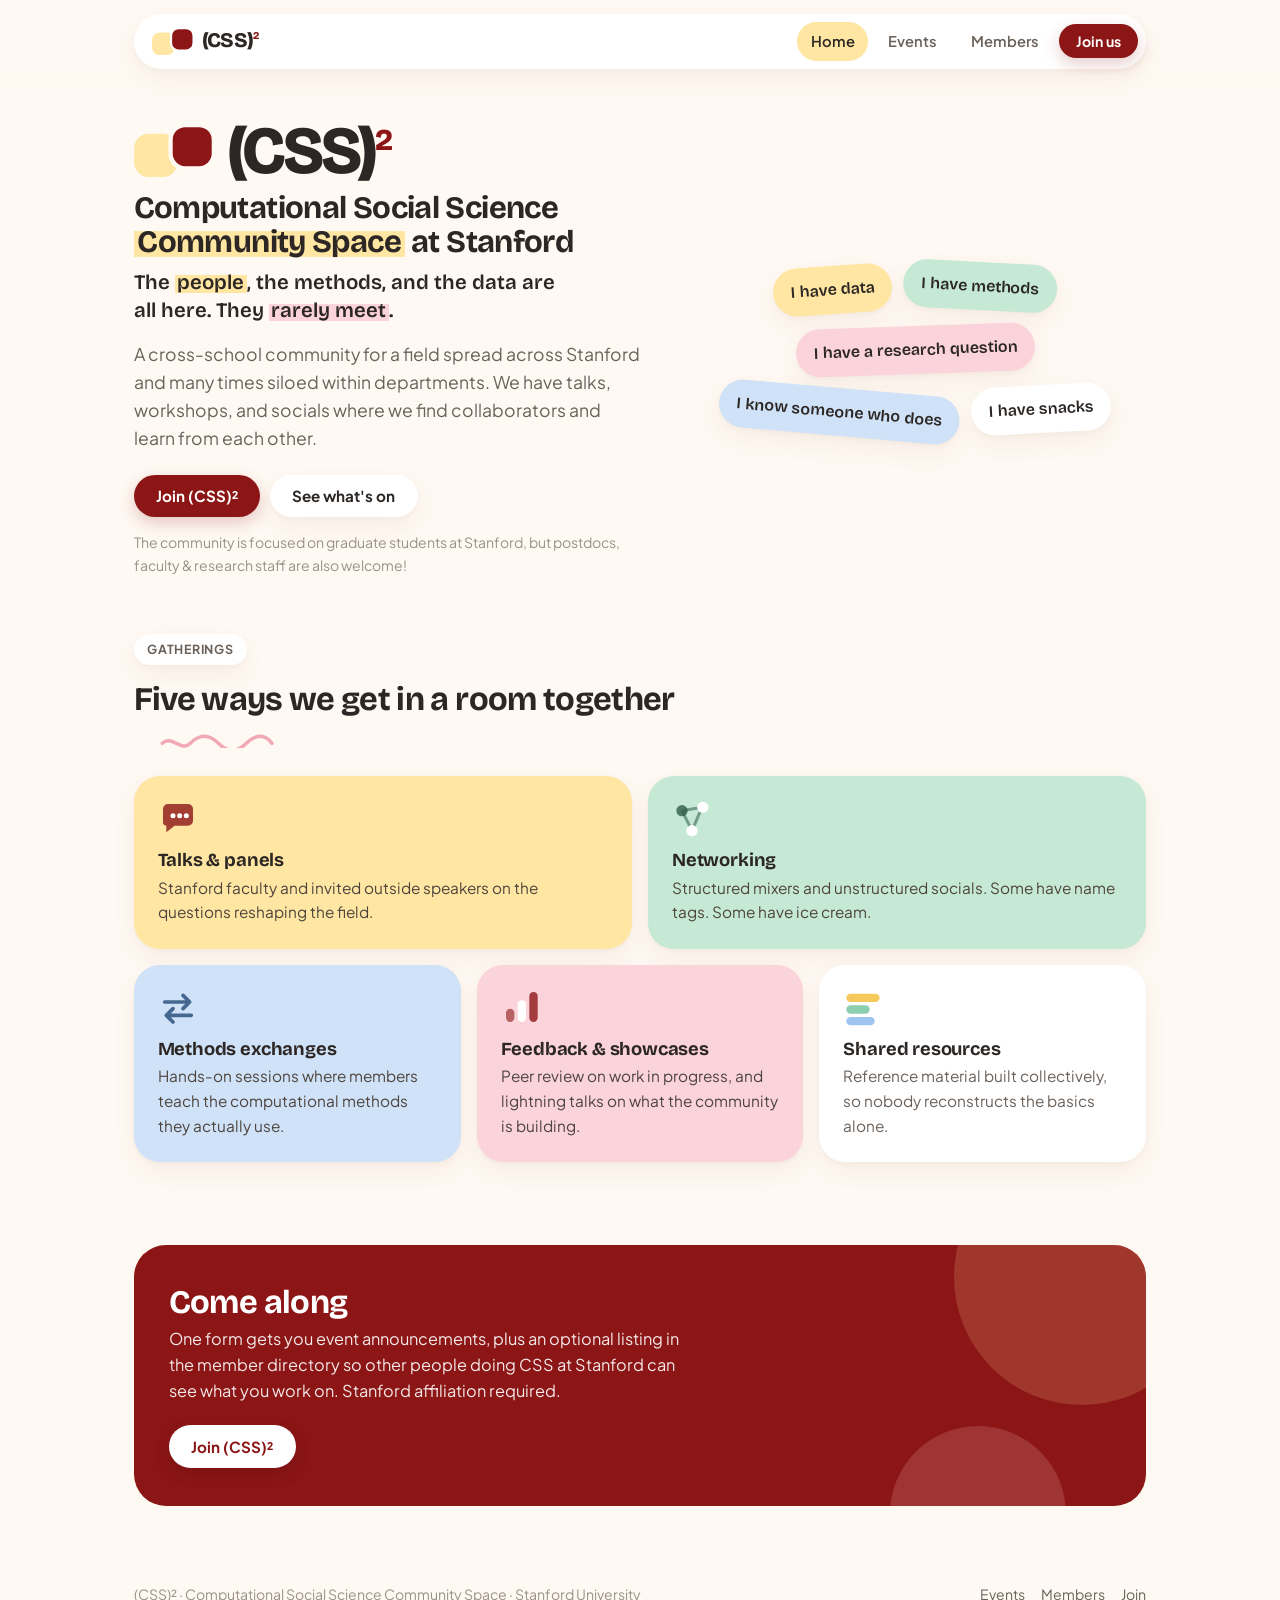
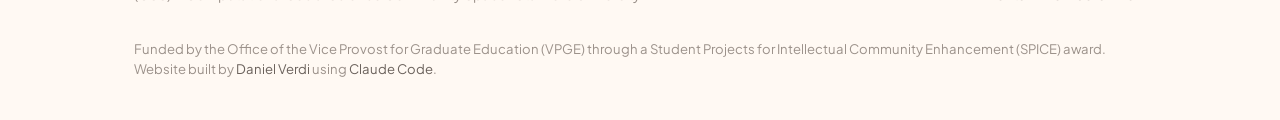
<file: index.html>
<!DOCTYPE html>
<html lang="en">
<head>
<meta charset="utf-8">
<meta name="viewport" content="width=device-width, initial-scale=1">
<title>(CSS)² — Computational Social Science Community Space at Stanford</title>
<meta name="description" content="(CSS)² is a cross-school community space for computational social science at Stanford: talks, workshops, and socials for graduate students, postdocs, faculty, and research staff.">
<link rel="icon" href="img/favicon.svg" type="image/svg+xml">
<link rel="preconnect" href="https://fonts.googleapis.com">
<link rel="preconnect" href="https://fonts.gstatic.com" crossorigin>
<link href="https://fonts.googleapis.com/css2?family=Bricolage+Grotesque:opsz,wght@12..96,400..800&family=Plus+Jakarta+Sans:ital,wght@0,400;0,500;0,600;0,700;1,400&display=swap" rel="stylesheet">
<link rel="stylesheet" href="css/site.css">
</head>
<body>
<a class="skip-link" href="#main">Skip to content</a>

<div class="topbar">
  <div class="wrap">
    <nav class="nav" aria-label="Main">
      <a class="brand" href="index.html" aria-label="CSS squared — home">
        <svg class="brand__mark" viewBox="0 0 46 30" aria-hidden="true"><rect x="0" y="5" width="25" height="25" rx="8.5" fill="#FFE6A3"/><rect x="21" y="0" width="25" height="25" rx="8.5" fill="#8C1515" stroke="#FFFFFF" stroke-width="2.5"/></svg>
        <span class="brand__word">(CSS)<sup>2</sup></span>
      </a>
      <a class="nav__link" href="index.html">Home</a>
      <a class="nav__link" href="events.html">Events</a>
      <a class="nav__link" href="directory.html">Members</a>
      <a class="btn btn--sm" href="#" data-form-link>Join us</a>
    </nav>
  </div>
</div>

<main id="main">

  <section class="hero">
    <div class="wrap">
      <div>
        <div class="lockup">
          <svg class="lockup__mark" viewBox="0 0 46 30" role="img"
               aria-label="Two overlapping rounded squares, the (CSS)² mark">
            <rect x="0" y="5" width="25" height="25" rx="8.5" fill="#FFE6A3"/>
            <rect x="21" y="0" width="25" height="25" rx="8.5" fill="#8C1515" stroke="#FFF9F3" stroke-width="2.5"/>
          </svg>
          <p class="lockup__word">(CSS)<sup>2</sup></p>
        </div>
        <h1>Computational Social Science <span class="hl">Community Space</span> at Stanford</h1>
        <p class="hero__tagline">
          The <span class="hl">people</span>, the methods, and the data are all here. They
          <span class="hl hl--blush">rarely meet</span>.
        </p>
        <p class="lede">
          A cross-school community for a field spread across Stanford and many times siloed
          within departments. We have talks, workshops, and socials where we find collaborators
          and learn from each other.
        </p>
        <div class="hero__actions">
          <a class="btn" href="#" data-form-link>Join (CSS)²</a>
          <a class="btn btn--soft" href="events.html">See what's on</a>
        </div>
        <p class="hero__note">
          The community is focused on graduate students at Stanford, but postdocs, faculty
          &amp; research staff are also welcome!
        </p>
      </div>

      <!-- What people actually turn up holding. -->
      <div class="stickers" aria-hidden="true">
        <span class="sticker">I have data</span>
        <span class="sticker">I have methods</span>
        <span class="sticker">I have a research question</span>
        <span class="sticker">I know someone who does</span>
        <span class="sticker">I have snacks</span>
      </div>
    </div>
  </section>

  <section class="section">
    <div class="wrap">
      <div class="section__head">
        <span class="section__label">Gatherings</span>
        <h2>Five ways we get in a room together</h2>
        <svg class="squiggle" viewBox="0 0 120 12" fill="none" aria-hidden="true">
          <path d="M2 8c8-8 16 8 24 0s16-8 24 0 16 8 24 0 16-8 22 0" stroke="currentColor" stroke-width="3" stroke-linecap="round"/>
        </svg>
      </div>

      <div class="bento">
        <div class="tile tile--wide tile--butter">
          <svg class="tile__glyph" viewBox="0 0 24 24" aria-hidden="true">
            <path d="M3 6a3 3 0 0 1 3-3h12a3 3 0 0 1 3 3v7a3 3 0 0 1-3 3H10l-5 4v-4a2 2 0 0 1-2-2V6Z" fill="#8c1515" fill-opacity=".8"/>
            <circle cx="9" cy="10" r="1.5" fill="#fff"/><circle cx="13" cy="10" r="1.5" fill="#fff"/><circle cx="17" cy="10" r="1.5" fill="#fff"/>
          </svg>
          <h3>Talks &amp; panels</h3>
          <p>Stanford faculty and invited outside speakers on the questions reshaping the field.</p>
        </div>

        <div class="tile tile--wide tile--mint">
          <svg class="tile__glyph" viewBox="0 0 24 24" aria-hidden="true">
            <path d="M6 7 18 5M6 7l6 12M18 5l-6 14" stroke="#2f5c46" stroke-opacity=".55" stroke-width="1.8"/>
            <circle cx="6" cy="7" r="3.4" fill="#2f5c46" fill-opacity=".8"/>
            <circle cx="18.5" cy="5" r="3.4" fill="#fff"/>
            <circle cx="12" cy="19" r="3.4" fill="#fff"/>
          </svg>
          <h3>Networking</h3>
          <p>Structured mixers and unstructured socials. Some have name tags. Some have ice cream.</p>
        </div>

        <div class="tile tile--sky">
          <svg class="tile__glyph" viewBox="0 0 24 24" aria-hidden="true">
            <g stroke="#234a76" stroke-opacity=".8" stroke-width="2.2" stroke-linecap="round" stroke-linejoin="round" fill="none">
              <path d="M4 9h15M15 5l4 4-4 4"/>
              <path d="M20 17H5M9 13l-4 4 4 4"/>
            </g>
          </svg>
          <h3>Methods exchanges</h3>
          <p>Hands-on sessions where members teach the computational methods they actually use.</p>
        </div>

        <div class="tile tile--blush">
          <svg class="tile__glyph" viewBox="0 0 24 24" aria-hidden="true">
            <rect x="3" y="13" width="5" height="8" rx="2.5" fill="#8c1515" fill-opacity=".6"/>
            <rect x="10" y="8" width="5" height="13" rx="2.5" fill="#fff"/>
            <rect x="17" y="3" width="5" height="18" rx="2.5" fill="#8c1515" fill-opacity=".8"/>
          </svg>
          <h3>Feedback &amp; showcases</h3>
          <p>Peer review on work in progress, and lightning talks on what the community is building.</p>
        </div>

        <div class="tile">
          <svg class="tile__glyph" viewBox="0 0 24 24" aria-hidden="true">
            <rect x="2" y="4" width="20" height="5" rx="2.5" fill="#f5c95c"/>
            <rect x="2" y="11" width="14" height="5" rx="2.5" fill="#8ccfae"/>
            <rect x="2" y="18" width="17" height="5" rx="2.5" fill="#9ec4ef"/>
          </svg>
          <h3>Shared resources</h3>
          <p>Reference material built collectively, so nobody reconstructs the basics alone.</p>
        </div>
      </div>
    </div>
  </section>

  <section class="section">
    <div class="wrap">
      <div class="panel">
        <h2>Come along</h2>
        <p>
          One form gets you event announcements, plus an optional listing in the member directory
          so other people doing CSS at Stanford can see what you work on. Stanford affiliation
          required.
        </p>
        <div class="panel__actions">
          <a class="btn btn--cream" href="#" data-form-link>Join (CSS)²</a>
          <a class="btn btn--ghost" href="#" data-slack-link>Join the Slack</a>
        </div>
      </div>
    </div>
  </section>

</main>

<footer class="footer">
  <div class="wrap">
    <p>(CSS)² · Computational Social Science Community Space · Stanford University<br>
      <a href="#" data-contact-email></a></p>
    <nav aria-label="Footer">
      <a href="events.html">Events</a>
      <a href="directory.html">Members</a>
      <a href="#" data-form-link>Join</a>
    </nav>
  </div>
  <p class="footer__funding">
    Funded by the Office of the Vice Provost for Graduate Education (VPGE) through a Student
    Projects for Intellectual Community Enhancement (SPICE) award.<br>
    Website built by <a href="https://daniel-verdi.github.io/" target="_blank" rel="noopener">Daniel Verdi</a>
    using <a href="https://claude.com/claude-code" target="_blank" rel="noopener">Claude Code</a>.
  </p>
</footer>

<script src="data/site.js"></script>
<script src="data/events.js"></script>
<script src="data/members.js"></script>
<script src="data/resources.js"></script>
<script src="js/site.js"></script>
</body>
</html>
</file>
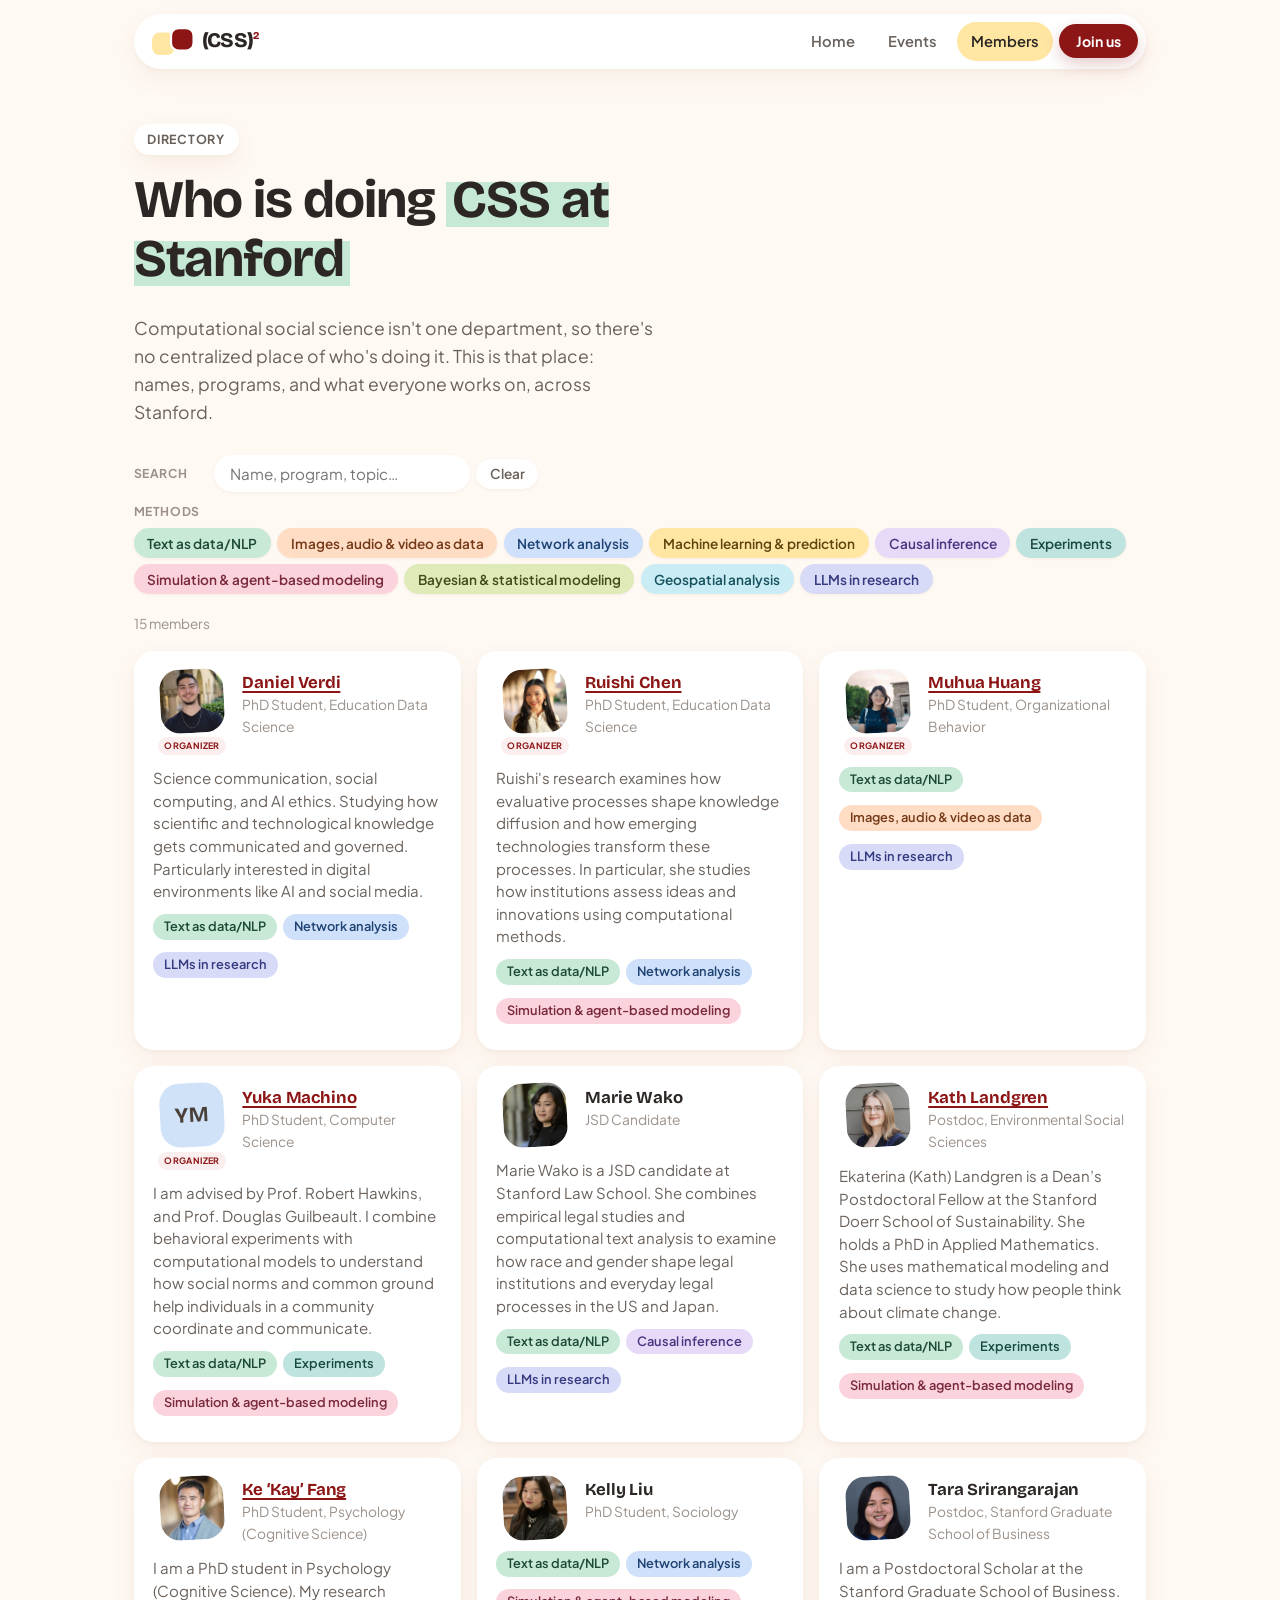
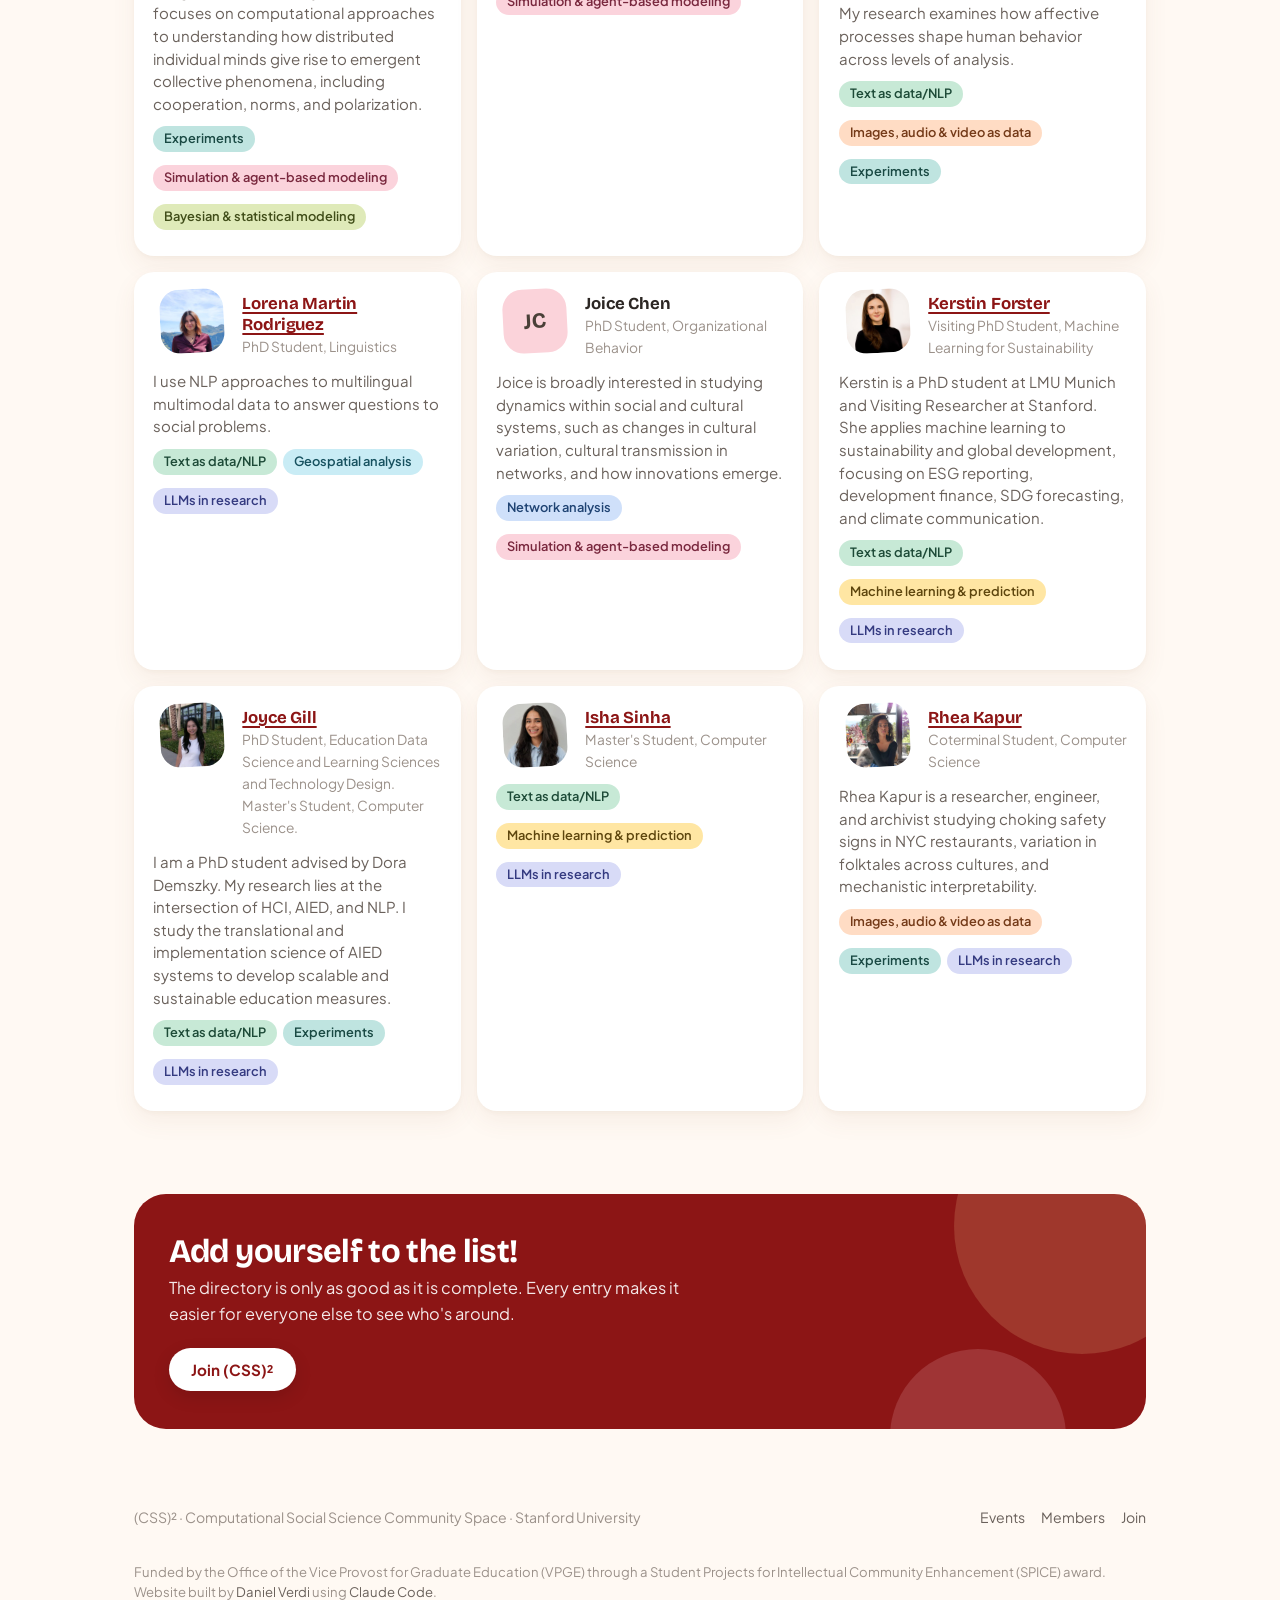
<file: directory.html>
<!DOCTYPE html>
<html lang="en">
<head>
<meta charset="utf-8">
<meta name="viewport" content="width=device-width, initial-scale=1">
<title>Members — (CSS)² Computational Social Science Community Space at Stanford</title>
<meta name="description" content="Who is doing computational social science at Stanford: a directory of (CSS)² members, their programs, and what they work on.">
<link rel="icon" href="img/favicon.svg" type="image/svg+xml">
<link rel="preconnect" href="https://fonts.googleapis.com">
<link rel="preconnect" href="https://fonts.gstatic.com" crossorigin>
<link href="https://fonts.googleapis.com/css2?family=Bricolage+Grotesque:opsz,wght@12..96,400..800&family=Plus+Jakarta+Sans:ital,wght@0,400;0,500;0,600;0,700;1,400&display=swap" rel="stylesheet">
<link rel="stylesheet" href="css/site.css">
</head>
<body>
<a class="skip-link" href="#main">Skip to content</a>

<div class="topbar">
  <div class="wrap">
    <nav class="nav" aria-label="Main">
      <a class="brand" href="index.html" aria-label="CSS squared — home">
        <svg class="brand__mark" viewBox="0 0 46 30" aria-hidden="true"><rect x="0" y="5" width="25" height="25" rx="8.5" fill="#FFE6A3"/><rect x="21" y="0" width="25" height="25" rx="8.5" fill="#8C1515" stroke="#FFFFFF" stroke-width="2.5"/></svg>
        <span class="brand__word">(CSS)<sup>2</sup></span>
      </a>
      <a class="nav__link" href="index.html">Home</a>
      <a class="nav__link" href="events.html">Events</a>
      <a class="nav__link" href="directory.html">Members</a>
      <a class="btn btn--sm" href="#" data-form-link>Join us</a>
    </nav>
  </div>
</div>

<main id="main">

  <section class="section">
    <div class="wrap">
      <div class="section__head">
        <span class="section__label">Directory</span>
        <h1>Who is doing <span class="hl hl--mint">CSS at Stanford</span></h1>
        <p class="lede">
          Computational social science isn't one department, so there's no centralized place of
          who's doing it. This is that place: names, programs, and what everyone works on, across
          Stanford.
        </p>
      </div>

      <div class="filters" id="directory-controls">
        <div class="filters__row">
          <span class="filters__label" id="label-search">Search</span>
          <input class="search" type="search" id="member-search"
                 placeholder="Name, program, topic…" aria-labelledby="label-search">
          <button type="button" class="chip" id="filter-reset">Clear</button>
        </div>
        <div class="filters__row">
          <span class="filters__label">Methods</span>
          <div class="filters__row" id="filter-methods"></div>
        </div>
      </div>

      <p class="count" id="member-count" aria-live="polite"></p>
      <div class="people" id="member-results"></div>

      <div class="note hidden" id="directory-empty">
        <h3>Filling up from Autumn 2026</h3>
        <p>Nobody has been added yet.</p>
      </div>
    </div>
  </section>

  <section class="section">
    <div class="wrap">
      <div class="panel">
        <h2>Add yourself to the list!</h2>
        <p>The directory is only as good as it is complete. Every entry makes it easier for
          everyone else to see who's around.</p>
        <div class="panel__actions">
          <a class="btn btn--cream" href="#" data-form-link>Join (CSS)²</a>
          <a class="btn btn--ghost" href="#" data-slack-link>Join the Slack</a>
        </div>
      </div>
    </div>
  </section>

</main>

<footer class="footer">
  <div class="wrap">
    <p>(CSS)² · Computational Social Science Community Space · Stanford University<br>
      <a href="#" data-contact-email></a></p>
    <nav aria-label="Footer">
      <a href="events.html">Events</a>
      <a href="directory.html">Members</a>
      <a href="#" data-form-link>Join</a>
    </nav>
  </div>
  <p class="footer__funding">
    Funded by the Office of the Vice Provost for Graduate Education (VPGE) through a Student
    Projects for Intellectual Community Enhancement (SPICE) award.<br>
    Website built by <a href="https://daniel-verdi.github.io/" target="_blank" rel="noopener">Daniel Verdi</a>
    using <a href="https://claude.com/claude-code" target="_blank" rel="noopener">Claude Code</a>.
  </p>
</footer>

<script src="data/site.js"></script>
<script src="data/events.js"></script>
<script src="data/members.js"></script>
<script src="data/resources.js"></script>
<script src="js/site.js"></script>
</body>
</html>
</file>
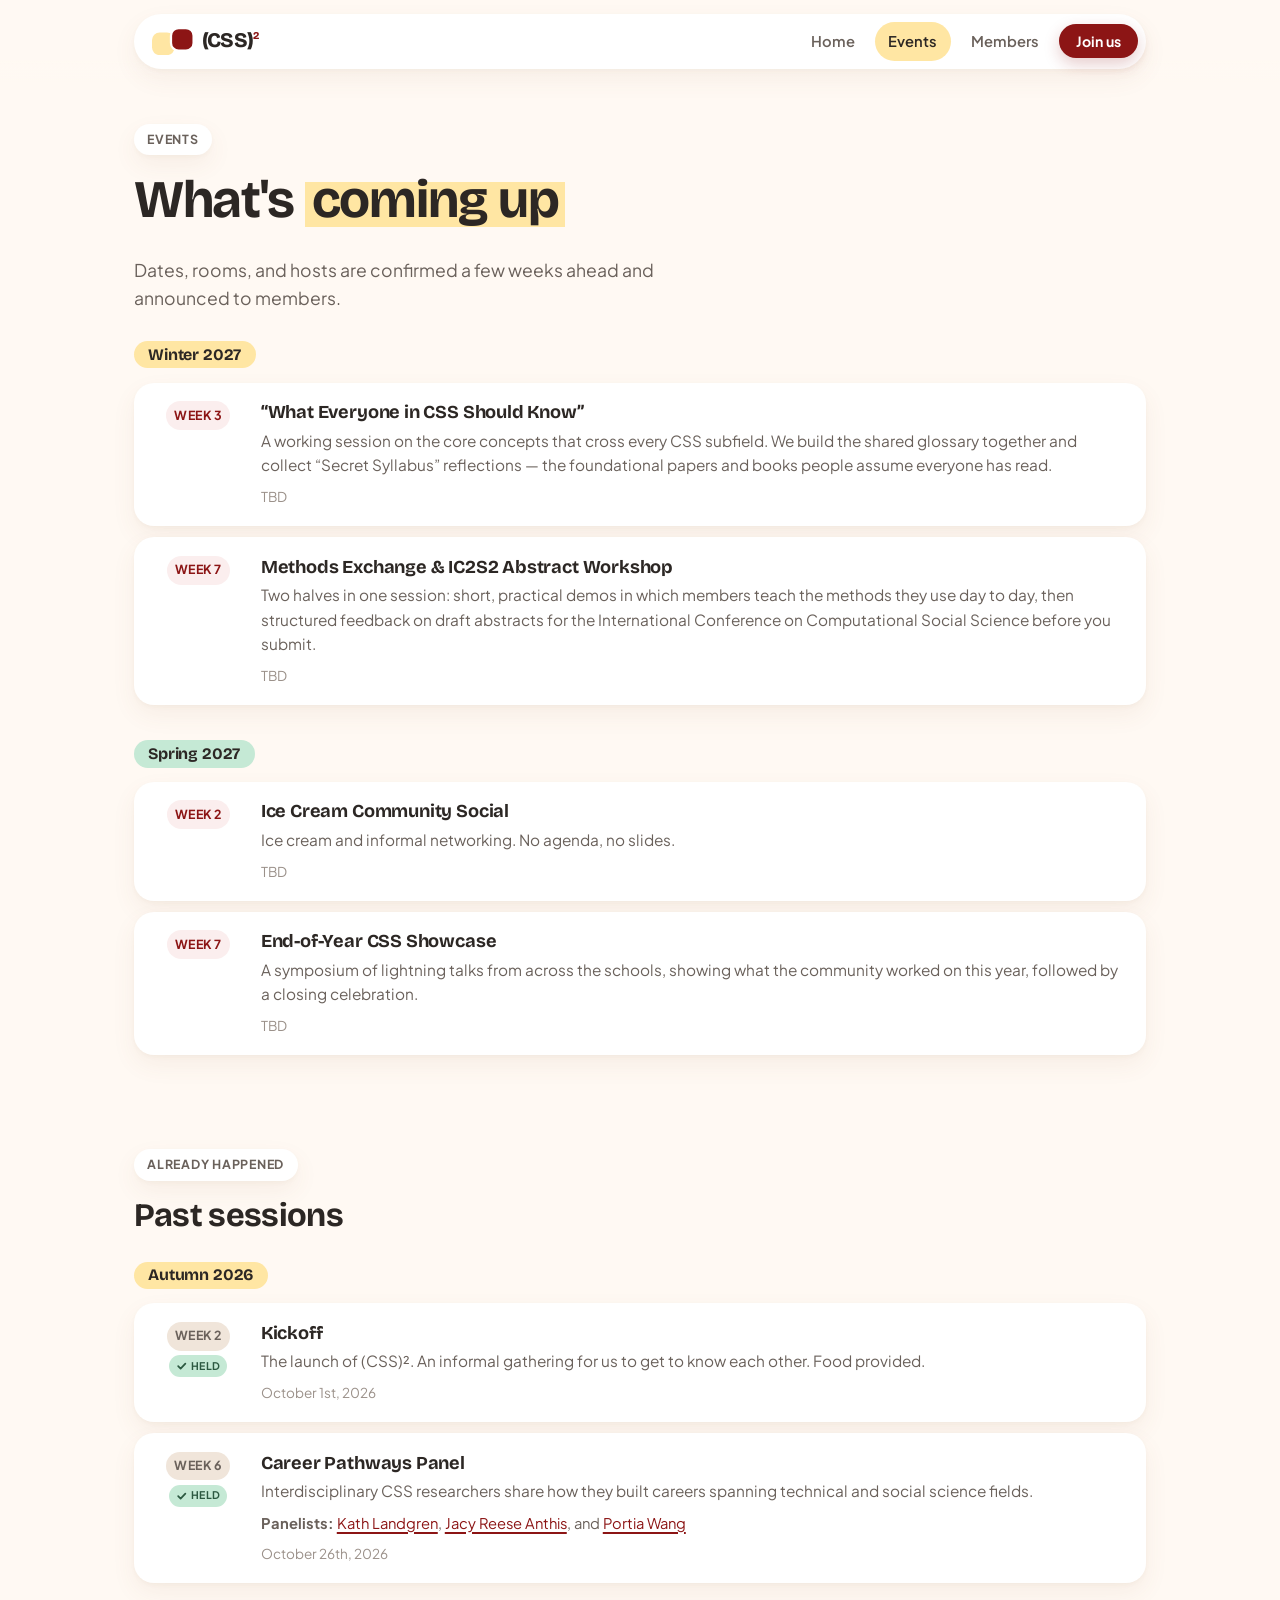
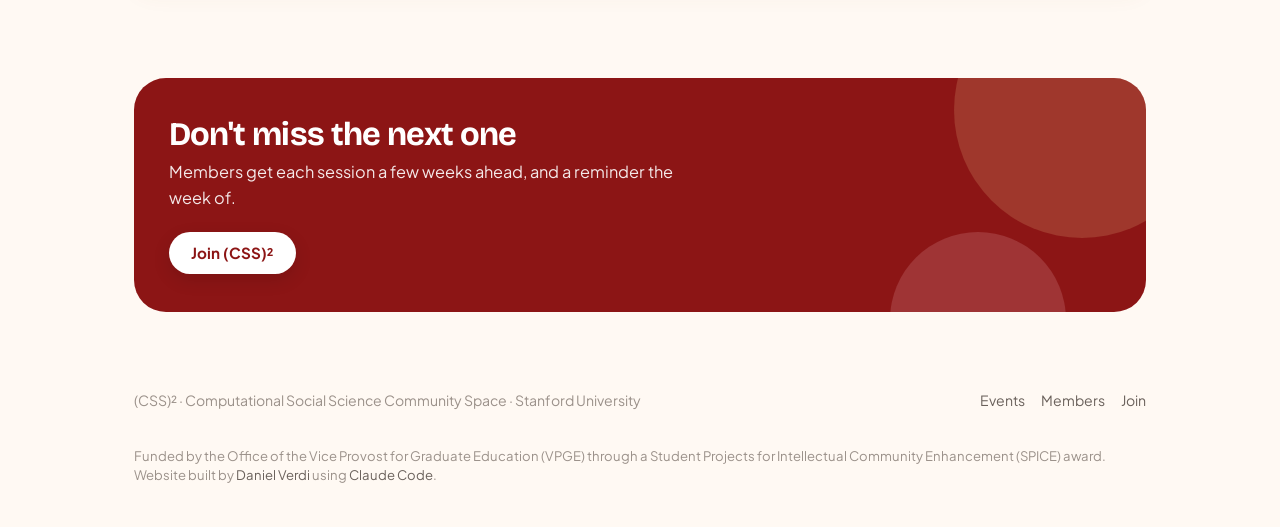
<file: events.html>
<!DOCTYPE html>
<html lang="en">
<head>
<meta charset="utf-8">
<meta name="viewport" content="width=device-width, initial-scale=1">
<title>Events — (CSS)² Computational Social Science Community Space at Stanford</title>
<meta name="description" content="The (CSS)² schedule of talks, workshops, and socials at Stanford, plus past sessions with slides and notes.">
<link rel="icon" href="img/favicon.svg" type="image/svg+xml">
<link rel="preconnect" href="https://fonts.googleapis.com">
<link rel="preconnect" href="https://fonts.gstatic.com" crossorigin>
<link href="https://fonts.googleapis.com/css2?family=Bricolage+Grotesque:opsz,wght@12..96,400..800&family=Plus+Jakarta+Sans:ital,wght@0,400;0,500;0,600;0,700;1,400&display=swap" rel="stylesheet">
<link rel="stylesheet" href="css/site.css">
</head>
<body>
<a class="skip-link" href="#main">Skip to content</a>

<div class="topbar">
  <div class="wrap">
    <nav class="nav" aria-label="Main">
      <a class="brand" href="index.html" aria-label="CSS squared — home">
        <svg class="brand__mark" viewBox="0 0 46 30" aria-hidden="true"><rect x="0" y="5" width="25" height="25" rx="8.5" fill="#FFE6A3"/><rect x="21" y="0" width="25" height="25" rx="8.5" fill="#8C1515" stroke="#FFFFFF" stroke-width="2.5"/></svg>
        <span class="brand__word">(CSS)<sup>2</sup></span>
      </a>
      <a class="nav__link" href="index.html">Home</a>
      <a class="nav__link" href="events.html">Events</a>
      <a class="nav__link" href="directory.html">Members</a>
      <a class="btn btn--sm" href="#" data-form-link>Join us</a>
    </nav>
  </div>
</div>

<main id="main">

  <section class="section">
    <div class="wrap">
      <div class="section__head">
        <span class="section__label">Events</span>
        <h1>What's <span class="hl">coming up</span></h1>
        <p class="lede">
          Dates, rooms, and hosts are confirmed a few weeks ahead and announced to members.
        </p>
      </div>
      <div id="events-upcoming"></div>
    </div>
  </section>

  <section class="section">
    <div class="wrap">
      <div class="section__head">
        <span class="section__label">Already happened</span>
        <h2>Past sessions</h2>
      </div>
      <div id="events-past"></div>
    </div>
  </section>

  <section class="section">
    <div class="wrap">
      <div class="panel">
        <h2>Don't miss the next one</h2>
        <p>Members get each session a few weeks ahead, and a reminder the week of.</p>
        <div class="panel__actions">
          <a class="btn btn--cream" href="#" data-form-link>Join (CSS)²</a>
          <a class="btn btn--ghost" href="#" data-slack-link>Join the Slack</a>
        </div>
      </div>
    </div>
  </section>

</main>

<footer class="footer">
  <div class="wrap">
    <p>(CSS)² · Computational Social Science Community Space · Stanford University<br>
      <a href="#" data-contact-email></a></p>
    <nav aria-label="Footer">
      <a href="events.html">Events</a>
      <a href="directory.html">Members</a>
      <a href="#" data-form-link>Join</a>
    </nav>
  </div>
  <p class="footer__funding">
    Funded by the Office of the Vice Provost for Graduate Education (VPGE) through a Student
    Projects for Intellectual Community Enhancement (SPICE) award.<br>
    Website built by <a href="https://daniel-verdi.github.io/" target="_blank" rel="noopener">Daniel Verdi</a>
    using <a href="https://claude.com/claude-code" target="_blank" rel="noopener">Claude Code</a>.
  </p>
</footer>

<script src="data/site.js"></script>
<script src="data/events.js"></script>
<script src="data/members.js"></script>
<script src="data/resources.js"></script>
<script src="js/site.js"></script>
</body>
</html>
</file>
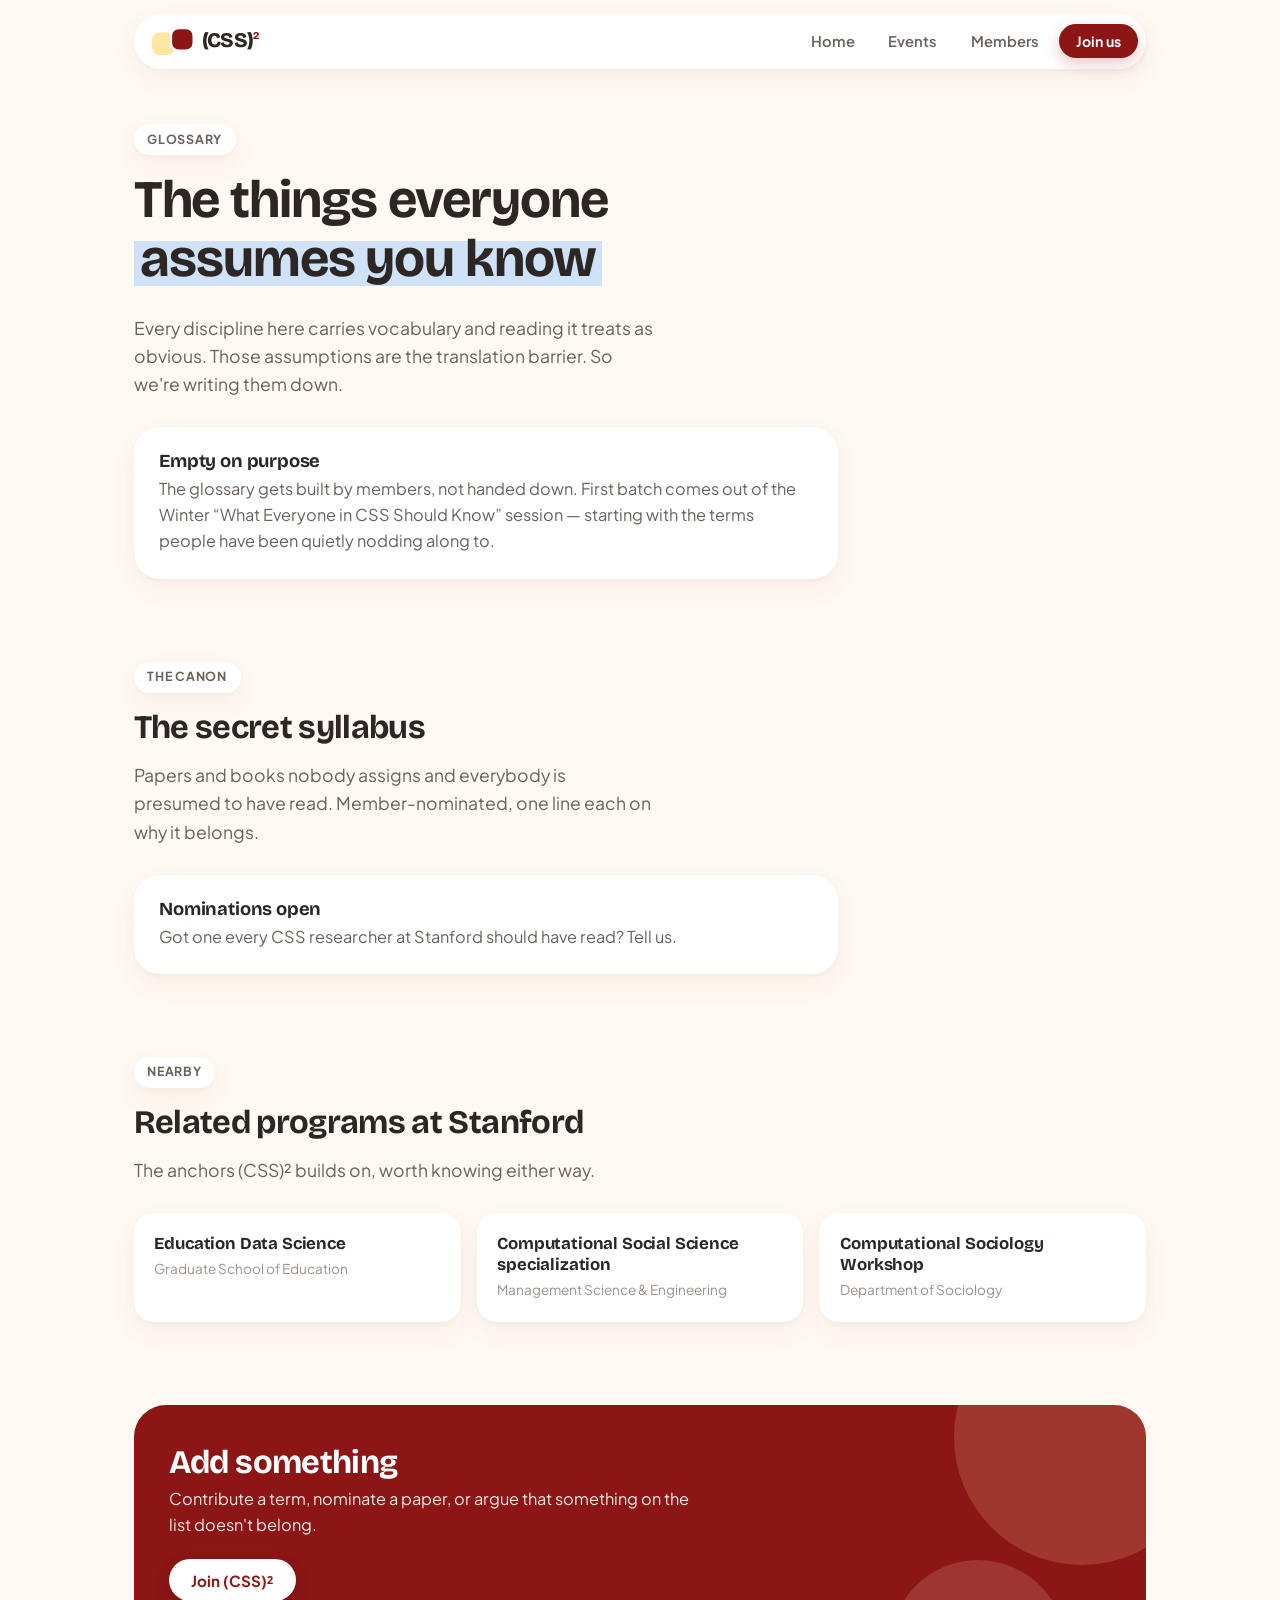
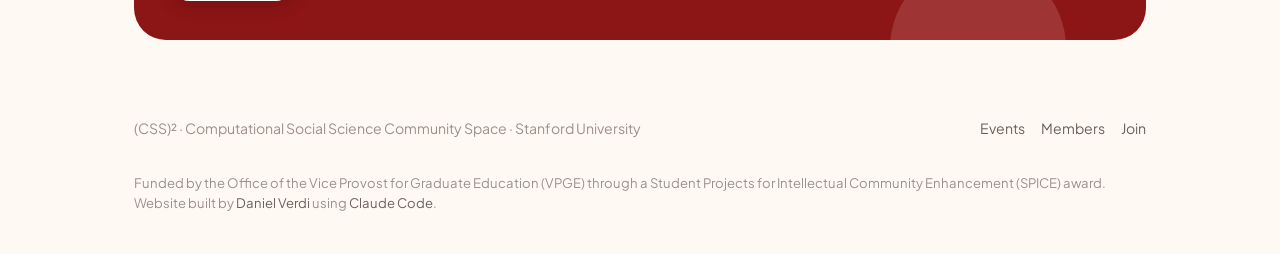
<file: resources.html>
<!DOCTYPE html>
<html lang="en">
<head>
<meta charset="utf-8">
<meta name="viewport" content="width=device-width, initial-scale=1">
<title>Resources — (CSS)² Computational Social Science Community Space at Stanford</title>
<meta name="description" content="A community-built glossary and the CSS Canon of influential papers, from (CSS)² at Stanford.">
<!-- Unlinked from the nav for now. Kept so it can be switched back on:
     re-add the Resources links to the nav and footer of every page and
     delete the robots tag below. -->
<meta name="robots" content="noindex">
<link rel="icon" href="img/favicon.svg" type="image/svg+xml">
<link rel="preconnect" href="https://fonts.googleapis.com">
<link rel="preconnect" href="https://fonts.gstatic.com" crossorigin>
<link href="https://fonts.googleapis.com/css2?family=Bricolage+Grotesque:opsz,wght@12..96,400..800&family=Plus+Jakarta+Sans:ital,wght@0,400;0,500;0,600;0,700;1,400&display=swap" rel="stylesheet">
<link rel="stylesheet" href="css/site.css">
</head>
<body>
<a class="skip-link" href="#main">Skip to content</a>

<div class="topbar">
  <div class="wrap">
    <nav class="nav" aria-label="Main">
      <a class="brand" href="index.html" aria-label="CSS squared — home">
        <svg class="brand__mark" viewBox="0 0 46 30" aria-hidden="true"><rect x="0" y="5" width="25" height="25" rx="8.5" fill="#FFE6A3"/><rect x="21" y="0" width="25" height="25" rx="8.5" fill="#8C1515" stroke="#FFFFFF" stroke-width="2.5"/></svg>
        <span class="brand__word">(CSS)<sup>2</sup></span>
      </a>
      <a class="nav__link" href="index.html">Home</a>
      <a class="nav__link" href="events.html">Events</a>
      <a class="nav__link" href="directory.html">Members</a>
      <a class="btn btn--sm" href="#" data-form-link>Join us</a>
    </nav>
  </div>
</div>

<main id="main">

  <section class="section">
    <div class="wrap">
      <div class="section__head">
        <span class="section__label">Glossary</span>
        <h1>The things everyone <span class="hl hl--sky">assumes you know</span></h1>
        <p class="lede">
          Every discipline here carries vocabulary and reading it treats as obvious. Those
          assumptions are the translation barrier. So we're writing them down.
        </p>
      </div>

      <div class="rows" id="glossary"></div>

      <div class="note hidden" id="glossary-empty">
        <h3>Empty on purpose</h3>
        <p>
          The glossary gets built by members, not handed down. First batch comes out of the Winter
          “What Everyone in CSS Should Know” session — starting with the terms people have been
          quietly nodding along to.
        </p>
      </div>
    </div>
  </section>

  <section class="section">
    <div class="wrap">
      <div class="section__head">
        <span class="section__label">The canon</span>
        <h2>The secret syllabus</h2>
        <p class="lede">
          Papers and books nobody assigns and everybody is presumed to have read. Member-nominated,
          one line each on why it belongs.
        </p>
      </div>

      <div class="cards" id="canon"></div>

      <div class="note hidden" id="canon-empty">
        <h3>Nominations open</h3>
        <p>Got one every CSS researcher at Stanford should have read? Tell us.</p>
      </div>
    </div>
  </section>

  <section class="section">
    <div class="wrap">
      <div class="section__head">
        <span class="section__label">Nearby</span>
        <h2>Related programs at Stanford</h2>
        <p class="lede">The anchors (CSS)² builds on, worth knowing either way.</p>
      </div>
      <div class="cards" id="anchors"></div>
    </div>
  </section>

  <section class="section">
    <div class="wrap">
      <div class="panel">
        <h2>Add something</h2>
        <p>Contribute a term, nominate a paper, or argue that something on the list doesn't belong.</p>
        <div class="panel__actions">
          <a class="btn btn--cream" href="#" data-form-link>Join (CSS)²</a>
          <a class="btn btn--ghost" href="#" data-slack-link>Join the Slack</a>
        </div>
      </div>
    </div>
  </section>

</main>

<footer class="footer">
  <div class="wrap">
    <p>(CSS)² · Computational Social Science Community Space · Stanford University<br>
      <a href="#" data-contact-email></a></p>
    <nav aria-label="Footer">
      <a href="events.html">Events</a>
      <a href="directory.html">Members</a>
      <a href="#" data-form-link>Join</a>
    </nav>
  </div>
  <p class="footer__funding">
    Funded by the Office of the Vice Provost for Graduate Education (VPGE) through a Student
    Projects for Intellectual Community Enhancement (SPICE) award.<br>
    Website built by <a href="https://daniel-verdi.github.io/" target="_blank" rel="noopener">Daniel Verdi</a>
    using <a href="https://claude.com/claude-code" target="_blank" rel="noopener">Claude Code</a>.
  </p>
</footer>

<script src="data/site.js"></script>
<script src="data/events.js"></script>
<script src="data/members.js"></script>
<script src="data/resources.js"></script>
<script src="js/site.js"></script>
</body>
</html>
</file>
<file: css/site.css>
/* ===========================================================================
   (CSS)² — Computational Social Science Community Space at Stanford

   THE LOOK: warm, soft, modern. Notes so edits stay coherent —

   · Cardinal is the anchor, but the supporting palette is four pastel
     HIGHLIGHTERS (butter, mint, blush, sky). They fill tiles, tags, and the
     marker swipes behind key phrases in headings. Nothing is grey.
   · Corners are generous: 22px on surfaces, fully round on anything you click.
   · Shadows are soft and warm-tinted, never grey, never hard-offset.
   · Layout deliberately avoids equal card grids — tiles come in three sizes.
   · People are pastel initial circles. No placeholder avatars, ever.
   =========================================================================== */

:root {
  --cardinal: #8c1515;
  --cardinal-deep: #6d1010;
  --cardinal-tint: #fbeeee;

  --butter: #ffe6a3;
  --butter-deep: #f5c95c;
  --mint: #c5e9d5;
  --mint-deep: #8ccfae;
  --blush: #fbd3da;
  --blush-deep: #f2a9b6;
  --sky: #cfe2f8;
  --sky-deep: #9ec4ef;
  --lilac: #e1d8f7;
  --peach: #ffd9c2;

  --page: #fff9f3;
  --surface: #ffffff;
  --ink: #2c2724;
  --ink-2: #6a615b;
  --ink-3: #9b918a;
  --line: #f0e5da;

  --display: "Bricolage Grotesque", "Trebuchet MS", system-ui, sans-serif;
  --body: "Plus Jakarta Sans", -apple-system, BlinkMacSystemFont, "Segoe UI", Roboto, sans-serif;

  --r-lg: 26px;
  --r-md: 20px;
  --r-sm: 14px;

  --shadow: 0 2px 4px rgba(140, 90, 60, 0.04), 0 10px 24px rgba(140, 90, 60, 0.07);
  --shadow-lift: 0 4px 8px rgba(140, 90, 60, 0.06), 0 18px 38px rgba(140, 90, 60, 0.12);

  --wrap: 66rem;
}

*,
*::before,
*::after {
  box-sizing: border-box;
}

html {
  scroll-behavior: smooth;
}

body {
  margin: 0;
  font-family: var(--body);
  font-size: 1.02rem;
  line-height: 1.6;
  color: var(--ink);
  background: var(--page);
  -webkit-font-smoothing: antialiased;
}

.wrap {
  width: 100%;
  max-width: var(--wrap);
  margin: 0 auto;
  padding: 0 1.35rem;
}

/* --- Type --------------------------------------------------------------- */

h1,
h2,
h3 {
  font-family: var(--display);
  font-weight: 700;
  line-height: 1.1;
  letter-spacing: -0.02em;
  margin: 0 0 0.5em;
}

h1 {
  font-size: clamp(2.1rem, 5vw, 3.3rem);
}

h2 {
  font-size: clamp(1.5rem, 3vw, 2.05rem);
}

h3 {
  font-size: 1.15rem;
  letter-spacing: -0.01em;
}

p {
  margin: 0 0 1.05em;
}

a {
  color: var(--cardinal);
  text-decoration-thickness: 1.5px;
  text-underline-offset: 3px;
}

a:hover {
  color: var(--cardinal-deep);
}

/* The marker swipe. Sits behind the bottom of the text and survives
   line wrapping. */
.hl {
  padding: 0 0.12em;
  border-radius: 3px;
  background-image: linear-gradient(
    180deg,
    transparent 0 22%,
    var(--hl, var(--butter)) 22% 93%,
    transparent 93%
  );
}

.hl--mint {
  --hl: var(--mint);
}

.hl--blush {
  --hl: var(--blush);
}

.hl--sky {
  --hl: var(--sky);
}

.lede {
  font-size: 1.1rem;
  color: var(--ink-2);
  max-width: 40ch;
}

/* --- Floating pill nav -------------------------------------------------- */

.topbar {
  position: sticky;
  top: 0;
  z-index: 40;
  padding: 0.85rem 0;
  background: linear-gradient(var(--page) 72%, rgba(255, 249, 243, 0));
}

.nav {
  display: flex;
  align-items: center;
  gap: 0.4rem;
  flex-wrap: wrap;
  background: var(--surface);
  border-radius: 999px;
  padding: 0.5rem 0.55rem 0.5rem 1.15rem;
  box-shadow: var(--shadow);
}

.brand {
  display: flex;
  align-items: center;
  gap: 0.5rem;
  margin-right: auto;
  text-decoration: none;
  color: var(--ink);
}

/* The mark: two overlapping rounded stickers. Same shape as the favicon and
   the big lockup on the home page — keep all three in step. */
.brand__mark {
  width: 2.6rem;
  height: 1.7rem;
  flex: none;
}

.brand__word {
  font-family: var(--display);
  font-weight: 800;
  font-size: 1.3rem;
  letter-spacing: -0.03em;
  line-height: 1;
}

.brand__word sup {
  font-size: 0.5em;
  top: -0.62em;
  color: var(--cardinal);
}

.nav__link {
  font-size: 0.92rem;
  font-weight: 600;
  color: var(--ink-2);
  text-decoration: none;
  padding: 0.5rem 0.85rem;
  border-radius: 999px;
}

.nav__link:hover {
  background: var(--page);
  color: var(--ink);
}

.nav__link[aria-current="page"] {
  background: var(--butter);
  color: var(--ink);
}

@media (max-width: 40rem) {
  .nav {
    padding: 0.75rem 0.9rem;
    border-radius: var(--r-md);
  }

  .brand {
    width: 100%;
    margin: 0 0 0.3rem;
  }

  .nav__link {
    padding: 0.4rem 0.7rem;
    font-size: 0.88rem;
  }
}

/* --- Buttons ------------------------------------------------------------ */

.btn {
  display: inline-flex;
  align-items: center;
  gap: 0.45rem;
  font-family: var(--body);
  font-size: 0.95rem;
  font-weight: 700;
  line-height: 1;
  padding: 0.85rem 1.4rem;
  border: none;
  border-radius: 999px;
  background: var(--cardinal);
  color: #fff;
  text-decoration: none;
  cursor: pointer;
  box-shadow: 0 6px 16px rgba(140, 21, 21, 0.22);
  transition: transform 0.16s ease, box-shadow 0.16s ease, background 0.16s ease;
}

.btn:hover {
  background: var(--cardinal-deep);
  color: #fff;
  transform: translateY(-2px);
  box-shadow: 0 10px 22px rgba(140, 21, 21, 0.28);
}

.btn--sm {
  font-size: 0.88rem;
  padding: 0.62rem 1.05rem;
}

.btn--soft {
  background: var(--surface);
  color: var(--ink);
  box-shadow: var(--shadow);
}

.btn--soft:hover {
  background: var(--surface);
  color: var(--cardinal);
  box-shadow: var(--shadow-lift);
}

.btn--cream {
  background: #fff;
  color: var(--cardinal);
  box-shadow: 0 6px 18px rgba(0, 0, 0, 0.12);
}

.btn--cream:hover {
  background: #fff;
  color: var(--cardinal-deep);
}

/* --- Hero --------------------------------------------------------------- */

.hero {
  padding: 2.5rem 0 1rem;
}

.hero .wrap {
  display: grid;
  grid-template-columns: minmax(0, 1.05fr) minmax(0, 0.95fr);
  gap: 2.5rem;
  align-items: center;
}

/* The masthead lockup that opens the home page. */
.lockup {
  display: flex;
  align-items: center;
  gap: 0.85rem;
  margin-bottom: 0.7rem;
}

.lockup__mark {
  width: 5rem;
  height: 3.25rem;
  flex: none;
}

.lockup__word {
  font-family: var(--display);
  font-weight: 800;
  font-size: clamp(2.7rem, 7vw, 4.2rem);
  line-height: 0.85;
  letter-spacing: -0.045em;
  margin: 0;
}

.lockup__word sup {
  font-size: 0.45em;
  top: -0.62em;
  color: var(--cardinal);
}

.hero h1 {
  font-size: clamp(1.35rem, 2.9vw, 1.95rem);
  margin: 0 0 0.6rem;
}

.hero__tagline {
  font-family: var(--display);
  font-weight: 600;
  font-size: 1.28rem;
  line-height: 1.35;
  color: var(--ink);
  margin: 0 0 0.95rem;
  max-width: 34ch;
}

@media (max-width: 34rem) {
  .lockup__mark {
    width: 3.8rem;
    height: 2.5rem;
  }
}

.hero__note {
  font-size: 0.88rem;
  color: var(--ink-3);
  margin: 0.9rem 0 0;
}

.hero__actions {
  display: flex;
  gap: 0.6rem;
  flex-wrap: wrap;
  margin-top: 1.4rem;
}

/* The sticker cluster: what people turn up holding. */
.stickers {
  position: relative;
  display: flex;
  flex-wrap: wrap;
  gap: 0.7rem;
  justify-content: center;
  align-content: center;
  min-height: 15rem;
  padding: 1rem 0;
}

.sticker {
  font-family: var(--display);
  font-weight: 600;
  font-size: 1rem;
  padding: 0.7rem 1.1rem;
  border-radius: 999px;
  background: var(--surface);
  box-shadow: var(--shadow);
  white-space: nowrap;
  transition: transform 0.2s ease;
}

.sticker:nth-child(1) {
  background: var(--butter);
  transform: rotate(-4deg);
}

.sticker:nth-child(2) {
  background: var(--mint);
  transform: rotate(3deg) translateY(-4px);
}

.sticker:nth-child(3) {
  background: var(--blush);
  transform: rotate(-2deg);
}

.sticker:nth-child(4) {
  background: var(--sky);
  transform: rotate(5deg) translateY(3px);
}

.sticker:nth-child(5) {
  background: var(--surface);
  transform: rotate(-3deg);
}

.stickers:hover .sticker {
  transform: rotate(0deg) translateY(0);
}

@media (prefers-reduced-motion: reduce) {
  .sticker,
  .stickers:hover .sticker {
    transition: none;
  }
}

@media (max-width: 52rem) {
  .hero .wrap {
    grid-template-columns: 1fr;
    gap: 1.2rem;
  }

  .stickers {
    min-height: 0;
    justify-content: flex-start;
  }
}

/* --- Sections ----------------------------------------------------------- */

.section {
  padding: 2.6rem 0;
}

.section__label {
  display: inline-block;
  font-size: 0.78rem;
  font-weight: 700;
  letter-spacing: 0.06em;
  text-transform: uppercase;
  color: var(--ink-2);
  background: var(--surface);
  border-radius: 999px;
  padding: 0.35rem 0.85rem;
  margin-bottom: 1rem;
  box-shadow: var(--shadow);
}

.section__head {
  max-width: 46ch;
  margin-bottom: 1.8rem;
}

.section__head :last-child {
  margin-bottom: 0;
}

/* Hand-drawn squiggle between sections. */
.squiggle {
  display: block;
  width: 100%;
  max-width: 12rem;
  height: 14px;
  margin: 0.4rem 0 0;
  color: var(--blush-deep);
}

/* --- Bento tiles -------------------------------------------------------- */

.bento {
  display: grid;
  grid-template-columns: repeat(6, 1fr);
  gap: 1rem;
}

.tile {
  grid-column: span 2;
  background: var(--surface);
  border-radius: var(--r-lg);
  padding: 1.4rem 1.5rem 1.5rem;
  box-shadow: var(--shadow);
  transition: transform 0.18s ease, box-shadow 0.18s ease;
}

.tile:hover {
  transform: translateY(-3px);
  box-shadow: var(--shadow-lift);
}

.tile--wide {
  grid-column: span 3;
}

.tile--butter {
  background: var(--butter);
}

.tile--mint {
  background: var(--mint);
}

.tile--blush {
  background: var(--blush);
}

.tile--sky {
  background: var(--sky);
}

.tile h3 {
  margin-bottom: 0.35rem;
}

.tile p {
  margin: 0;
  font-size: 0.96rem;
  color: var(--ink-2);
}

.tile--butter p,
.tile--mint p,
.tile--blush p,
.tile--sky p {
  color: #4d443d;
}

.tile__glyph {
  display: block;
  width: 2.5rem;
  height: 2.5rem;
  margin-bottom: 0.7rem;
}

@media (max-width: 52rem) {
  .bento {
    grid-template-columns: repeat(2, 1fr);
  }

  .tile,
  .tile--wide {
    grid-column: span 1;
  }
}

@media (max-width: 34rem) {
  .bento {
    grid-template-columns: 1fr;
  }
}

/* --- Events ------------------------------------------------------------- */

.quarter {
  margin-bottom: 2.2rem;
}

.quarter:last-child {
  margin-bottom: 0;
}

.quarter__name {
  display: inline-block;
  font-family: var(--display);
  font-weight: 700;
  font-size: 1rem;
  padding: 0.3rem 0.9rem;
  border-radius: 999px;
  background: var(--butter);
  margin-bottom: 0.9rem;
}

.quarter:nth-child(2) .quarter__name {
  background: var(--mint);
}

.quarter:nth-child(3) .quarter__name {
  background: var(--sky);
}

.quarter:nth-child(4) .quarter__name {
  background: var(--blush);
}

.event {
  display: grid;
  grid-template-columns: 5.4rem minmax(0, 1fr);
  gap: 0 1.2rem;
  background: var(--surface);
  border-radius: var(--r-md);
  padding: 1.15rem 1.35rem;
  margin-bottom: 0.7rem;
  box-shadow: var(--shadow);
  transition: transform 0.18s ease, box-shadow 0.18s ease;
}

.event:hover {
  transform: translateY(-2px);
  box-shadow: var(--shadow-lift);
}

/* Week badge and the "Held" marker stack in the grid's first column. */
.event__when {
  display: flex;
  flex-direction: column;
  align-items: center;
  gap: 0.3rem;
  align-self: start;
}

/* A past session is marked, not just greyed, so it reads as done at a glance. */
.event__held {
  display: inline-flex;
  align-items: center;
  gap: 0.2rem;
  font-size: 0.66rem;
  font-weight: 700;
  letter-spacing: 0.04em;
  text-transform: uppercase;
  color: #2c5941;
  background: var(--mint);
  border-radius: 999px;
  padding: 0.14rem 0.42rem;
  white-space: nowrap;
}

.event__held svg {
  width: 0.72rem;
  height: 0.72rem;
  fill: none;
  stroke: currentColor;
  stroke-width: 2.4;
  stroke-linecap: round;
  stroke-linejoin: round;
}

.event__week {
  font-size: 0.78rem;
  font-weight: 700;
  letter-spacing: 0.04em;
  text-transform: uppercase;
  color: var(--cardinal);
  background: var(--cardinal-tint);
  border-radius: 999px;
  padding: 0.28rem 0.5rem;
  text-align: center;
}

.event__title {
  font-family: var(--display);
  font-weight: 700;
  font-size: 1.14rem;
  line-height: 1.25;
  margin: 0 0 0.3rem;
}

.event__blurb {
  margin: 0;
  color: var(--ink-2);
  font-size: 0.96rem;
}

.event__people {
  margin: 0.5rem 0 0;
  color: var(--ink-2);
  font-size: 0.92rem;
}

.event__people-label {
  font-weight: 700;
}

.event__meta {
  font-size: 0.85rem;
  color: var(--ink-3);
  margin: 0.5rem 0 0;
}

/* A past session keeps the same white card as an upcoming one — the earlier
   tinted background sat a couple of values away from the page colour and read
   as a rendering fault rather than a deliberate state. The muted week badge
   and the green "Held" tick carry the distinction instead. */
.event--past .event__week {
  color: var(--ink-2);
  background: var(--line);
}

@media (max-width: 34rem) {
  .event {
    grid-template-columns: 1fr;
    gap: 0.5rem;
  }

  .event__when {
    flex-direction: row;
    justify-content: flex-start;
  }

  .event__week {
    justify-self: start;
    padding: 0.28rem 0.7rem;
  }
}

/* --- Pills (tags, materials) -------------------------------------------- */

.pills {
  display: flex;
  flex-wrap: wrap;
  gap: 0.35rem;
  margin: 0.7rem 0 0;
  padding: 0;
  list-style: none;
}

.pill {
  display: inline-block;
  max-width: 100%;
  overflow: hidden;
  text-overflow: ellipsis;
  white-space: nowrap;
  font-size: 0.8rem;
  font-weight: 600;
  line-height: 1.4;
  padding: 0.25rem 0.7rem;
  border-radius: 999px;
  background: var(--page);
  color: var(--ink-2);
}

/* One tone per method — see toneFor() in js/site.js, which keys these to a
   method's position in METHOD_OPTIONS. There are as many tones as there are
   methods, so no two methods share a colour; add a twelfth method and you
   need a twelfth tone here.

   Hues run round the wheel, and lightness is varied on purpose so the near
   neighbours (the two blues, the two purples) separate on more than hue.
   Every pair below clears 6.9:1 against its text colour — the pills are small,
   so AA alone wasn't enough.

   Doubled-up selectors: .chip sets its own background further down, and these
   need to beat it regardless of source order. The pressed state still wins,
   because [aria-pressed] adds specificity on top. */

.pill.tone-0,
.chip.tone-0 {
  background: #c7e9d6;
  color: #1d4a37;
}

.pill.tone-1,
.chip.tone-1 {
  background: #ffdcc4;
  color: #743a18;
}

.pill.tone-2,
.chip.tone-2 {
  background: #cfe0fa;
  color: #1f4373;
}

.pill.tone-3,
.chip.tone-3 {
  background: #ffe6a3;
  color: #5d450d;
}

.pill.tone-4,
.chip.tone-4 {
  background: #e6daf8;
  color: #4b3480;
}

.pill.tone-5,
.chip.tone-5 {
  background: #bfe4e0;
  color: #194943;
}

.pill.tone-6,
.chip.tone-6 {
  background: #fbd3dc;
  color: #79283e;
}

.pill.tone-7,
.chip.tone-7 {
  background: #dfeab9;
  color: #404d19;
}

.pill.tone-8,
.chip.tone-8 {
  background: #c9ecf5;
  color: #17515f;
}

.pill.tone-9,
.chip.tone-9 {
  background: #f6d7ee;
  color: #6c2a5a;
}

.pill.tone-10,
.chip.tone-10 {
  background: #d8dbf7;
  color: #343a80;
}

/* --- People ------------------------------------------------------------- */

.people {
  display: grid;
  gap: 1rem;
  grid-template-columns: repeat(auto-fill, minmax(18rem, 1fr));
}

.person {
  display: block;
  background: var(--surface);
  border-radius: var(--r-md);
  padding: 1.1rem 1.2rem 1.2rem;
  box-shadow: var(--shadow);
  transition: transform 0.18s ease, box-shadow 0.18s ease;
}

.person:hover {
  transform: translateY(-3px);
  box-shadow: var(--shadow-lift);
}

/* Name and face sit on one row; the blurb and pills run the full card width
   underneath, which a 250-character bio needs. */
.person__head {
  display: flex;
  align-items: flex-start;
  gap: 0.7rem;
}

.person__id {
  min-width: 0;
}

/* Avatar column: the circle, with room for a badge underneath. Fixed width so
   a card with a badge and one without still line up. */
.person__face {
  flex: none;
  /* Wide enough for both the avatar and the "Organizer" badge. Fixed, so
     names line up across cards whether or not there's a badge. */
  width: 4.9rem;
  display: flex;
  flex-direction: column;
  align-items: center;
  gap: 0.3rem;
}

.person__badge {
  font-size: 0.55rem;
  font-weight: 700;
  letter-spacing: 0.04em;
  text-transform: uppercase;
  color: var(--cardinal);
  background: var(--cardinal-tint);
  border-radius: 999px;
  padding: 0.12rem 0.4rem;
  white-space: nowrap;
}

/* Rounded squares rather than circles — same shape language as the two
   squares in the logo, and they sit slightly askew like the hero stickers.
   They straighten when you hover the card. */
.avatar {
  flex: none;
  width: 4rem;
  height: 4rem;
  border-radius: 1.25rem;
  display: grid;
  place-items: center;
  font-family: var(--display);
  font-weight: 700;
  font-size: 1.35rem;
  color: #4a4038;
  background: var(--butter);
  transform: rotate(-3deg);
  transition: transform 0.18s ease;
}

.person:hover .avatar {
  transform: rotate(0deg);
}

@media (prefers-reduced-motion: reduce) {
  .avatar,
  .person:hover .avatar {
    transform: none;
    transition: none;
  }
}

.avatar--1 {
  background: var(--mint);
}

.avatar--2 {
  background: var(--blush);
}

.avatar--3 {
  background: var(--sky);
}

.person__name {
  font-family: var(--display);
  font-weight: 700;
  font-size: 1.05rem;
  line-height: 1.25;
  margin: 0.15rem 0 0.1rem;
}

.person__role {
  font-size: 0.86rem;
  color: var(--ink-3);
  margin: 0;
}

/* The one-line "what I'm working on" sentence. */
.person__blurb {
  font-size: 0.94rem;
  line-height: 1.5;
  color: var(--ink-2);
  margin: 0.75rem 0 0;
}

/* A real photo, when someone has one. Same circle as the initials, so a card
   with a face and a card without sit at exactly the same size. */
.avatar--photo {
  object-fit: cover;
  background: var(--line);
}

/* The name sits level with the top of a taller avatar now. */
.person__name {
  margin-top: 0.2rem;
}

/* --- Filters ------------------------------------------------------------ */

.filters {
  display: flex;
  flex-direction: column;
  gap: 0.65rem;
  margin-bottom: 1.2rem;
}

.filters__row {
  display: flex;
  align-items: center;
  gap: 0.4rem;
  flex-wrap: wrap;
}

.filters__label {
  flex: none;
  width: 4.6rem;
  font-size: 0.76rem;
  font-weight: 700;
  letter-spacing: 0.05em;
  text-transform: uppercase;
  color: var(--ink-3);
}

.chip {
  font-family: var(--body);
  font-size: 0.85rem;
  font-weight: 600;
  padding: 0.4rem 0.85rem;
  border: none;
  border-radius: 999px;
  background: var(--surface);
  color: var(--ink-2);
  cursor: pointer;
  box-shadow: 0 1px 3px rgba(140, 90, 60, 0.08);
  transition: background 0.15s ease, color 0.15s ease;
}

.chip:hover {
  color: var(--ink);
  filter: brightness(0.96);
}

.chip[aria-pressed="true"],
.chip[aria-pressed="true"]:hover {
  background: var(--cardinal);
  color: #fff;
  filter: none;
}

.search {
  font-family: var(--body);
  font-size: 0.95rem;
  padding: 0.55rem 1rem;
  border: none;
  border-radius: 999px;
  background: var(--surface);
  color: var(--ink);
  width: 100%;
  max-width: 16rem;
  box-shadow: 0 1px 3px rgba(140, 90, 60, 0.08);
}

.search:focus {
  outline: 2px solid var(--butter-deep);
}

.count {
  font-size: 0.85rem;
  color: var(--ink-3);
  margin: 0 0 1rem;
}

.legend {
  font-size: 0.88rem;
  color: var(--ink-2);
  margin: 0 0 1.1rem;
  display: flex;
  gap: 0.9rem;
  flex-wrap: wrap;
  align-items: center;
}

/* --- Notes (empty states) ----------------------------------------------- */

.note {
  background: var(--surface);
  border-radius: var(--r-lg);
  padding: 1.5rem 1.6rem;
  box-shadow: var(--shadow);
  max-width: 44rem;
}

.note h3 {
  margin-bottom: 0.3rem;
}

.note p {
  color: var(--ink-2);
  margin-bottom: 0.8rem;
}

.note p:last-child {
  margin-bottom: 0;
}

/* --- Rows (glossary) ---------------------------------------------------- */

.rows {
  background: var(--surface);
  border-radius: var(--r-lg);
  padding: 0.4rem 1.4rem;
  box-shadow: var(--shadow);
}

.row {
  display: grid;
  grid-template-columns: 12rem minmax(0, 1fr);
  gap: 0 1.4rem;
  padding: 0.95rem 0;
  border-bottom: 1px solid var(--line);
}

.row:last-child {
  border-bottom: none;
}

.row__term {
  font-family: var(--display);
  font-weight: 700;
  margin: 0;
}

.row__def {
  margin: 0;
  color: var(--ink-2);
  font-size: 0.97rem;
}

@media (max-width: 40rem) {
  .row {
    grid-template-columns: 1fr;
    gap: 0.2rem;
  }
}

/* --- Soft cards (canon, cross-refs) ------------------------------------- */

.cards {
  display: grid;
  gap: 1rem;
  grid-template-columns: repeat(auto-fill, minmax(17rem, 1fr));
}

.soft {
  background: var(--surface);
  border-radius: var(--r-md);
  padding: 1.2rem 1.3rem 1.3rem;
  box-shadow: var(--shadow);
  transition: transform 0.18s ease, box-shadow 0.18s ease;
}

.soft:hover {
  transform: translateY(-3px);
  box-shadow: var(--shadow-lift);
}

.soft__title {
  font-family: var(--display);
  font-weight: 700;
  font-size: 1.05rem;
  line-height: 1.3;
  margin: 0 0 0.2rem;
}

.soft__meta {
  font-size: 0.85rem;
  color: var(--ink-3);
  margin: 0;
}

.soft__note {
  font-size: 0.95rem;
  color: var(--ink-2);
  margin: 0.5rem 0 0;
}

/* --- Join panel --------------------------------------------------------- */

.panel {
  background: var(--cardinal);
  color: #fff;
  border-radius: 32px;
  padding: 2.4rem 2.2rem;
  position: relative;
  overflow: hidden;
}

.panel h2 {
  color: #fff;
  margin-bottom: 0.4rem;
}

.panel p {
  color: rgba(255, 255, 255, 0.9);
  max-width: 44ch;
}

.panel__actions {
  display: flex;
  gap: 0.6rem;
  flex-wrap: wrap;
  margin-top: 1.3rem;
}

/* Two soft blobs, just for warmth. */
.panel::before,
.panel::after {
  content: "";
  position: absolute;
  border-radius: 999px;
  opacity: 0.16;
  pointer-events: none;
}

.panel::before {
  width: 16rem;
  height: 16rem;
  background: var(--butter);
  right: -4rem;
  top: -6rem;
}

.panel::after {
  width: 11rem;
  height: 11rem;
  background: var(--blush);
  right: 5rem;
  bottom: -6rem;
}

.panel .btn--ghost {
  background: rgba(255, 255, 255, 0.14);
  color: #fff;
  box-shadow: none;
}

.panel .btn--ghost:hover {
  background: rgba(255, 255, 255, 0.24);
  color: #fff;
}

/* --- Footer ------------------------------------------------------------- */

.footer {
  padding: 2.2rem 0 2.6rem;
  font-size: 0.88rem;
  color: var(--ink-3);
}

.footer .wrap {
  display: flex;
  gap: 1.2rem;
  flex-wrap: wrap;
  justify-content: space-between;
  align-items: baseline;
}

.footer a {
  color: var(--ink-2);
  text-decoration: none;
}

.footer a:hover {
  color: var(--cardinal);
  text-decoration: underline;
}

.footer nav {
  display: flex;
  gap: 1rem;
  flex-wrap: wrap;
}

.footer__funding {
  margin: 1.2rem auto 0;
  max-width: var(--wrap);
  padding: 0 1.35rem;
  font-size: 0.82rem;
  line-height: 1.5;
  color: var(--ink-3);
}

/* --- Utilities ---------------------------------------------------------- */

.hidden {
  display: none !important;
}

.skip-link {
  position: absolute;
  left: -9999px;
  top: 0;
  background: #fff;
  color: var(--cardinal);
  padding: 0.7rem 1rem;
  border-radius: 0 0 var(--r-sm) 0;
  z-index: 100;
}

.skip-link:focus {
  left: 0;
}

:focus-visible {
  outline: 2px solid var(--cardinal);
  outline-offset: 2px;
}
</file>
